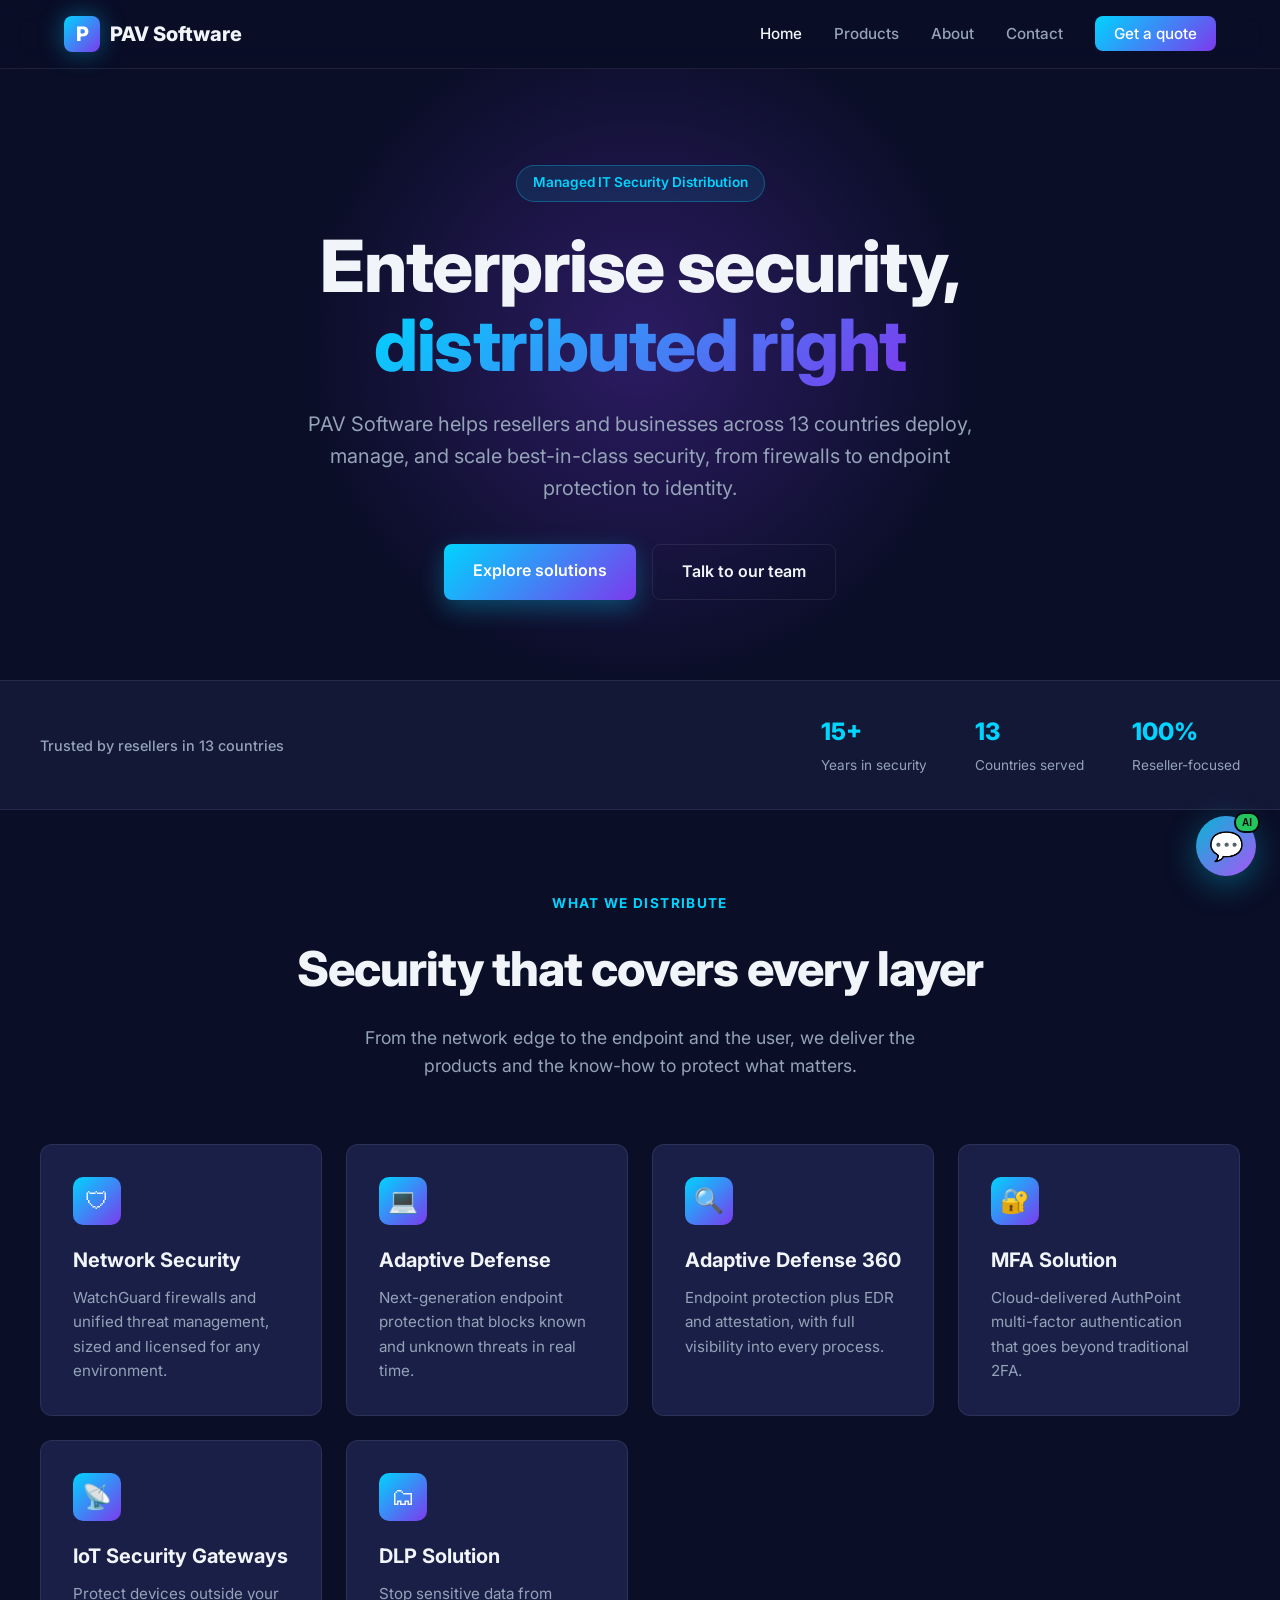
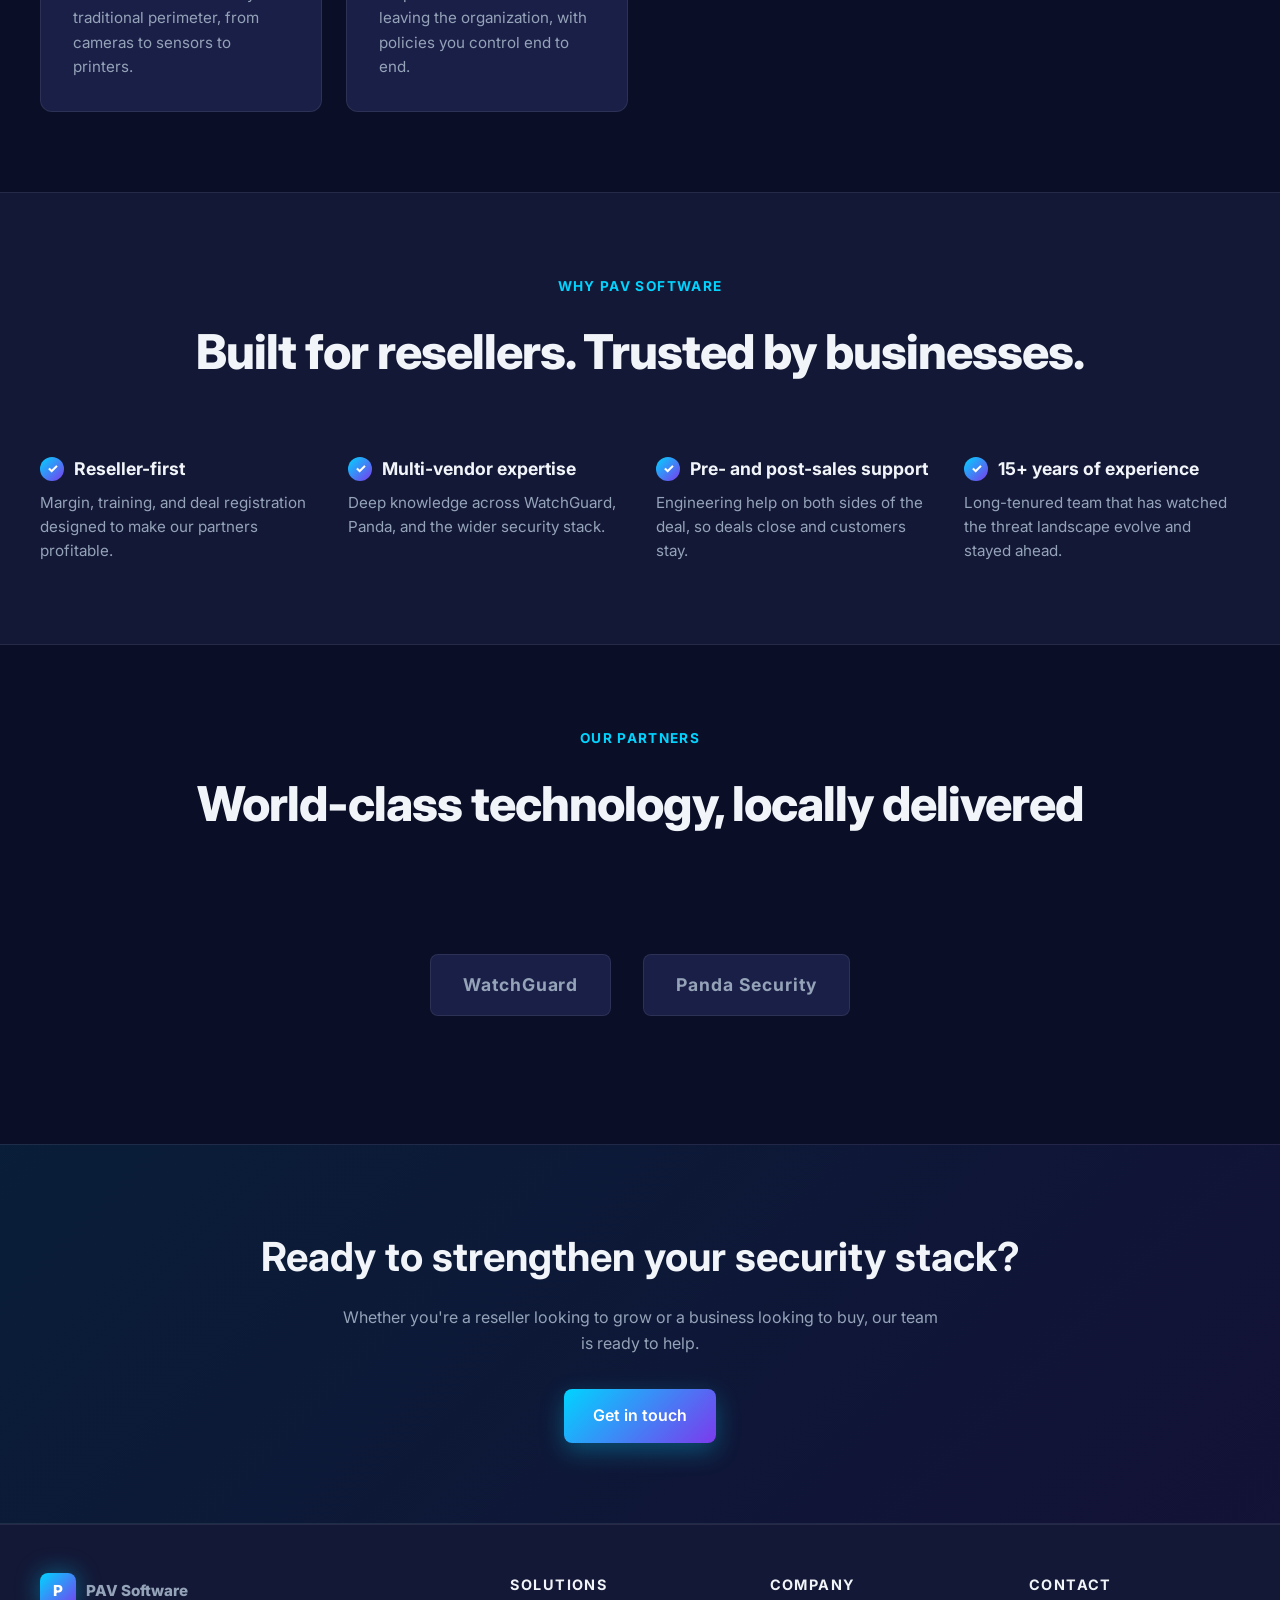
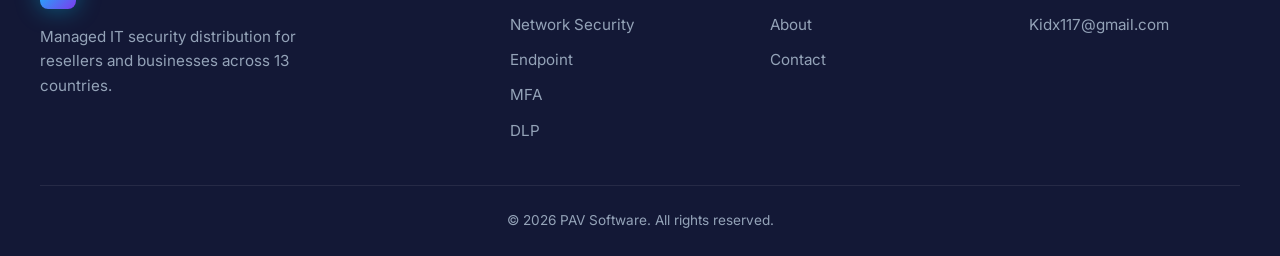
<file: index.html>
<!DOCTYPE html><html lang="en"><head><meta charset="UTF-8"><meta name="viewport" content="width=device-width,initial-scale=1.0"><title>PAV Software - Enterprise Security Distribution</title><meta name="description" content="PAV Software is a managed IT security distributor helping resellers deliver world-class protection to businesses across 13 countries."><link rel="preconnect" href="https://fonts.googleapis.com"><link rel="preconnect" href="https://fonts.gstatic.com" crossorigin><link href="https://fonts.googleapis.com/css2?family=Inter:wght@400;500;600;700;800&display=swap" rel="stylesheet"><link rel="stylesheet" href="assets/style.css"></head><body><nav class="nav"><div class="nav-inner"><a href="index.html" class="brand"><span class="brand-mark">P</span><span>PAV Software</span></a><button class="nav-toggle" aria-label="Toggle menu">☰</button><ul class="nav-links"><li><a href="index.html" class="active">Home</a></li><li><a href="products.html">Products</a></li><li><a href="about.html">About</a></li><li><a href="contact.html">Contact</a></li><li><a href="contact.html" class="nav-cta">Get a quote</a></li></ul></div></nav><header class="hero"><div class="hero-content"><span class="hero-eyebrow">Managed IT Security Distribution</span><h1>Enterprise security, <span class="grad">distributed right</span></h1><p>PAV Software helps resellers and businesses across 13 countries deploy, manage, and scale best-in-class security, from firewalls to endpoint protection to identity.</p><div class="hero-cta"><a href="products.html" class="btn btn-primary">Explore solutions</a><a href="contact.html" class="btn btn-secondary">Talk to our team</a></div></div></header><section class="trust"><div class="trust-inner"><span class="trust-label">Trusted by resellers in 13 countries</span><div class="trust-stats"><div class="trust-stat"><strong>15+</strong><span>Years in security</span></div><div class="trust-stat"><strong>13</strong><span>Countries served</span></div><div class="trust-stat"><strong>100%</strong><span>Reseller-focused</span></div></div></div></section><section class="section"><div class="section-inner"><div class="section-head"><span class="section-eyebrow">What we distribute</span><h2>Security that covers every layer</h2><p class="section-sub">From the network edge to the endpoint and the user, we deliver the products and the know-how to protect what matters.</p></div><div class="grid"><div class="card"><div class="card-icon">🛡</div><h3>Network Security</h3><p>WatchGuard firewalls and unified threat management, sized and licensed for any environment.</p></div><div class="card"><div class="card-icon">💻</div><h3>Adaptive Defense</h3><p>Next-generation endpoint protection that blocks known and unknown threats in real time.</p></div><div class="card"><div class="card-icon">🔍</div><h3>Adaptive Defense 360</h3><p>Endpoint protection plus EDR and attestation, with full visibility into every process.</p></div><div class="card"><div class="card-icon">🔐</div><h3>MFA Solution</h3><p>Cloud-delivered AuthPoint multi-factor authentication that goes beyond traditional 2FA.</p></div><div class="card"><div class="card-icon">📡</div><h3>IoT Security Gateways</h3><p>Protect devices outside your traditional perimeter, from cameras to sensors to printers.</p></div><div class="card"><div class="card-icon">🗂</div><h3>DLP Solution</h3><p>Stop sensitive data from leaving the organization, with policies you control end to end.</p></div></div></div></section><section class="section why"><div class="section-inner"><div class="section-head"><span class="section-eyebrow">Why PAV Software</span><h2>Built for resellers. Trusted by businesses.</h2></div><div class="why-list"><div class="why-item"><h4><span class="check">✓</span> Reseller-first</h4><p>Margin, training, and deal registration designed to make our partners profitable.</p></div><div class="why-item"><h4><span class="check">✓</span> Multi-vendor expertise</h4><p>Deep knowledge across WatchGuard, Panda, and the wider security stack.</p></div><div class="why-item"><h4><span class="check">✓</span> Pre- and post-sales support</h4><p>Engineering help on both sides of the deal, so deals close and customers stay.</p></div><div class="why-item"><h4><span class="check">✓</span> 15+ years of experience</h4><p>Long-tenured team that has watched the threat landscape evolve and stayed ahead.</p></div></div></div></section><section class="section"><div class="section-inner"><div class="section-head"><span class="section-eyebrow">Our partners</span><h2>World-class technology, locally delivered</h2></div><div class="partners"><div class="partner">WatchGuard</div><div class="partner">Panda Security</div></div></div></section><section class="cta-banner"><h2>Ready to strengthen your security stack?</h2><p>Whether you're a reseller looking to grow or a business looking to buy, our team is ready to help.</p><a href="contact.html" class="btn btn-primary">Get in touch</a></section><footer class="footer"><div class="footer-inner"><div class="footer-brand"><a href="index.html" class="brand"><span class="brand-mark">P</span><span>PAV Software</span></a><p>Managed IT security distribution for resellers and businesses across 13 countries.</p></div><div><h4>Solutions</h4><ul><li><a href="products.html#network">Network Security</a></li><li><a href="products.html#endpoint">Endpoint</a></li><li><a href="products.html#mfa">MFA</a></li><li><a href="products.html#dlp">DLP</a></li></ul></div><div><h4>Company</h4><ul><li><a href="about.html">About</a></li><li><a href="contact.html">Contact</a></li></ul></div><div><h4>Contact</h4><ul><li><a href="mailto:Kidx117@gmail.com">Kidx117@gmail.com</a></li></ul></div></div><div class="footer-bottom">© 2026 PAV Software. All rights reserved.</div></footer><script src="assets/script.js"></script>
<script src="assets/chat.js"></script></body></html>
</file>
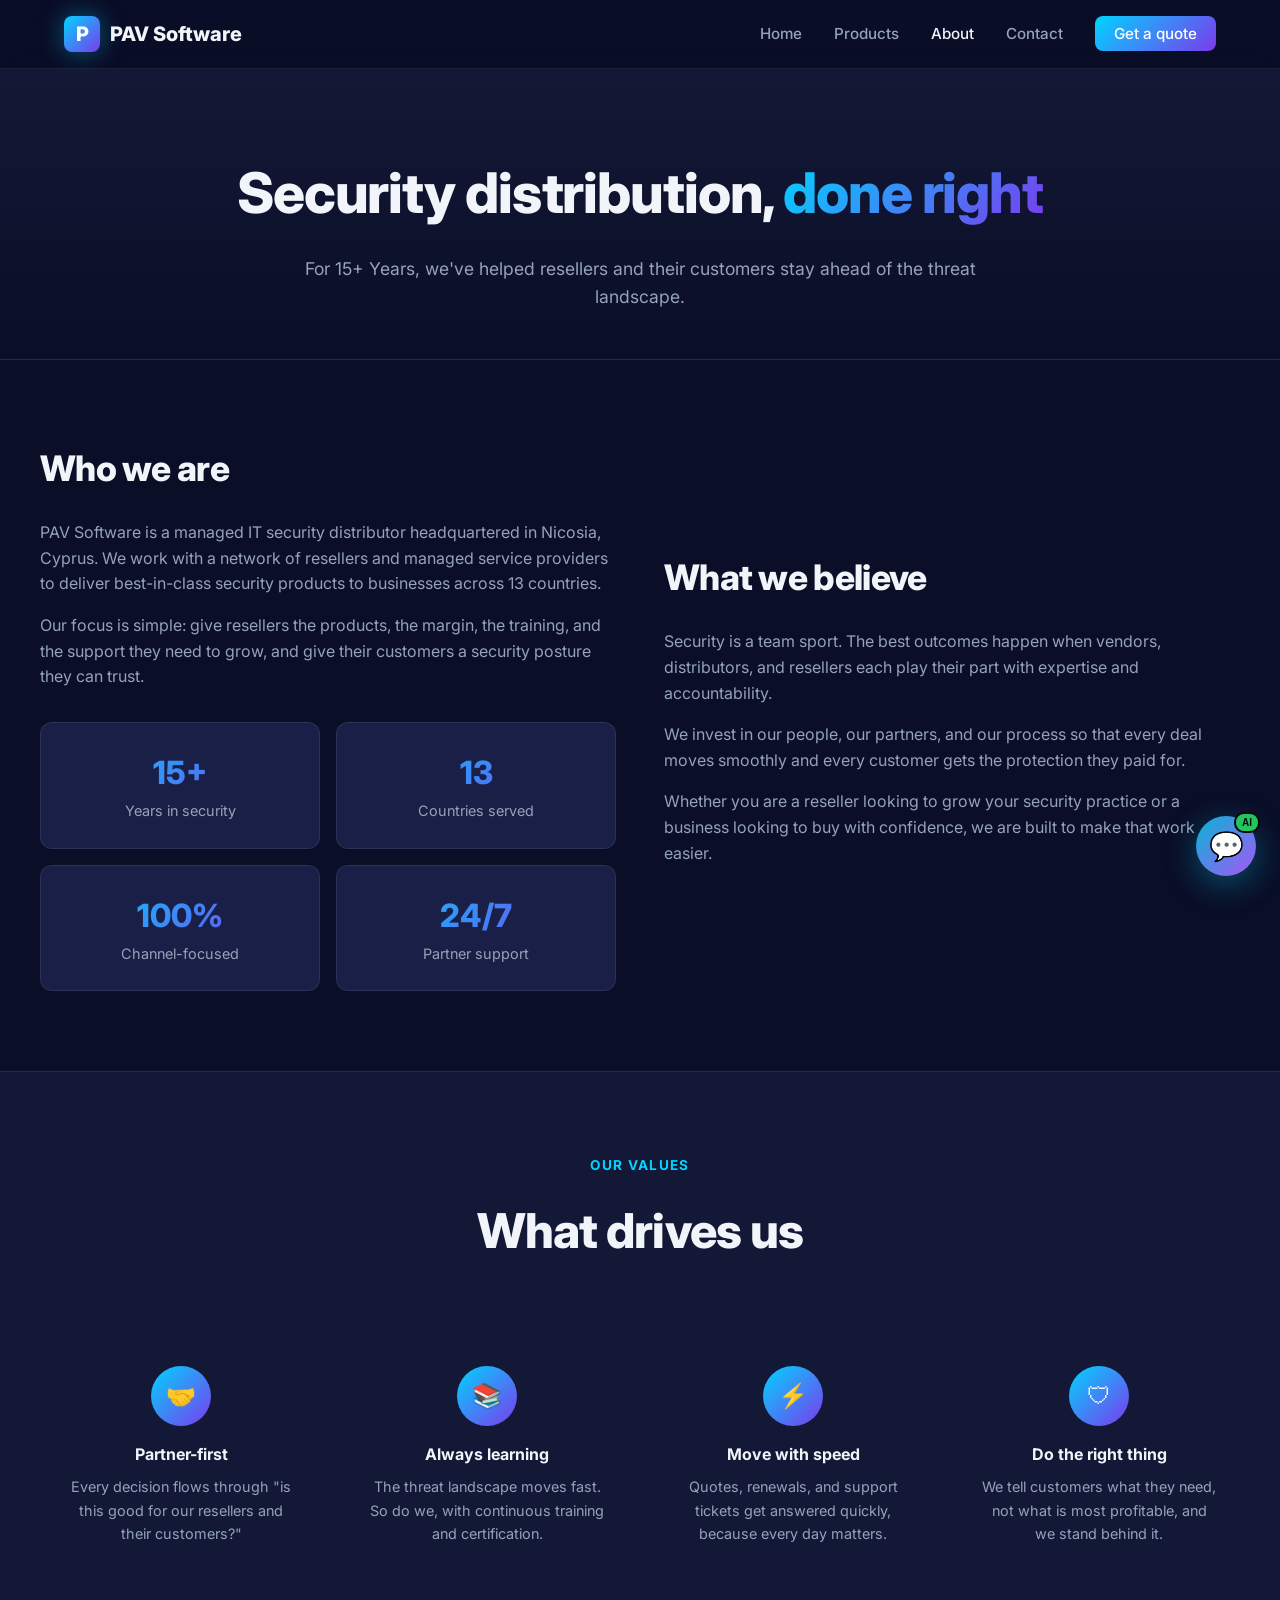
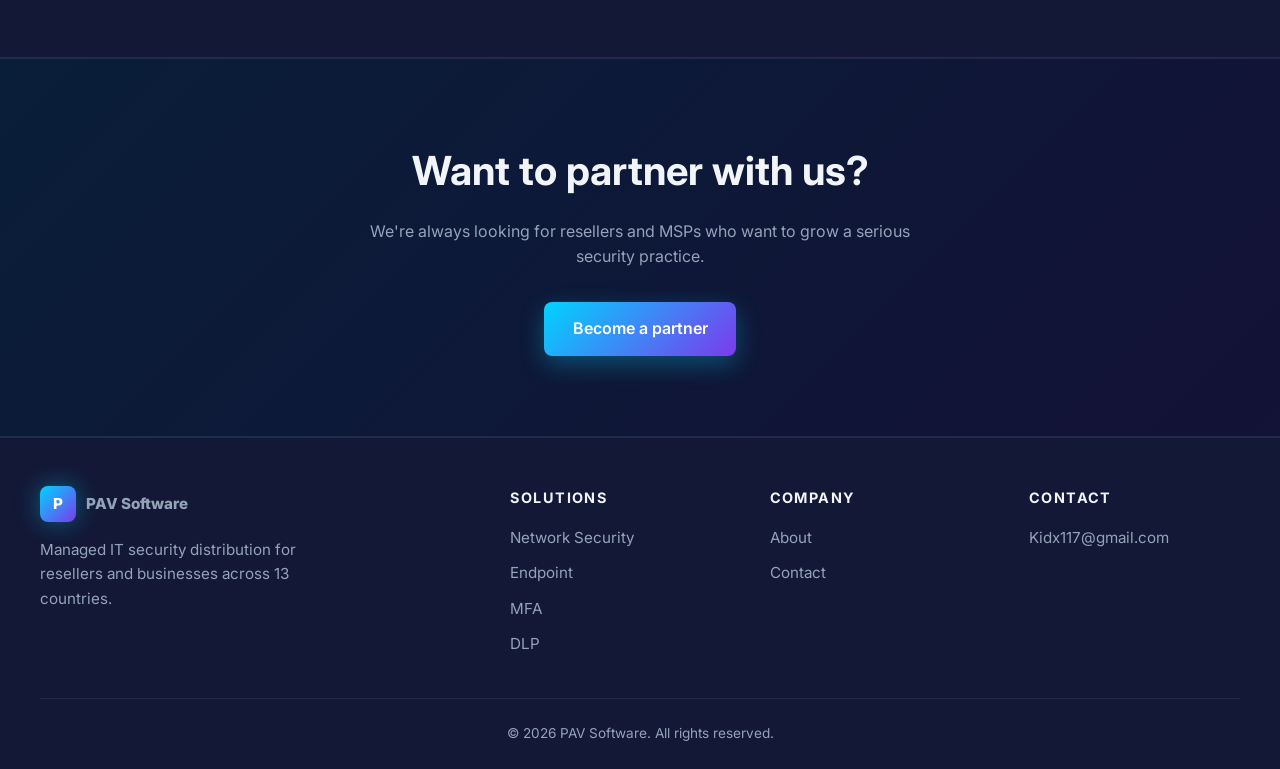
<file: about.html>
<!DOCTYPE html><html lang="en"><head><meta charset="UTF-8"><meta name="viewport" content="width=device-width,initial-scale=1.0"><title>About - PAV Software</title><meta name="description" content="PAV Software has spent 15+ years helping resellers across 13 countries deliver enterprise security."><link rel="preconnect" href="https://fonts.googleapis.com"><link rel="preconnect" href="https://fonts.gstatic.com" crossorigin><link href="https://fonts.googleapis.com/css2?family=Inter:wght@400;500;6007700;800&display=swap" rel="stylesheet"><link rel="stylesheet" href="assets/style.css"></head><body><nav class="nav"><div class="nav-inner"><a href="index.html" class="brand"><span class="brand-mark">P</span><span>PAV Software</span></a><button class="nav-toggle" aria-label="Toggle menu">☰</button><ul class="nav-links"><li><a href="index.html">Home</a></li><li><a href="products.html">Products</a></li><li><a href="about.html" class="active">About</a></li><li><a href="contact.html">Contact</a></li><li><a href="contact.html" class="nav-cta">Get a quote</a></ul></div></nav><header class="page-header"><h1>Security distribution, <span style="background:var(--gradient);-webkit-background-clip:text;-webkit-text-fill-color:transparent;background-clip:text">done right</span></h1><p>For 15+ Years, we've helped resellers and their customers stay ahead of the threat landscape.</p></header><section class="section"><div class="section-inner"><div class="about-grid"><div class="about-text"><h2>Who we are</h2><p>PAV Software is a managed IT security distributor headquartered in Nicosia, Cyprus. We work with a network of resellers and managed service providers to deliver best-in-class security products to businesses across 13 countries.</p><p>Our focus is simple: give resellers the products, the margin, the training, and the support they need to grow, and give their customers a security posture they can trust.</p><div class="about-stats"><div class="about-stat"><strong>15+</strong><span>Years in security</span></div><div class="about-stat"><strong>13</strong><span>Countries served</span></div><div class="about-stat"><strong>100%</strong><span>Channel-focused</span></div><div class="about-stat"><strong>24/7</strong><span>Partner support</span></div></div></div><div class="about-text"><h2>What we believe</h2><p>Security is a team sport. The best outcomes happen when vendors, distributors, and resellers each play their part with expertise and accountability.</p><p>We invest in our people, our partners, and our process so that every deal moves smoothly and every customer gets the protection they paid for.</p><p>Whether you are a reseller looking to grow your security practice or a business looking to buy with confidence, we are built to make that work easier.</p></div></div></div></section><section class="section why"><div class="section-inner"><div class="section-head"><span class="section-eyebrow">Our values</span><h2>What drives us</h2></div><div class="values-grid"><div class="value"><div class="value-icon">🤝</div><h4>Partner-first</h4><p>Every decision flows through "is this good for our resellers and their customers?"</p></div><div class="value"><div class="value-icon">📚</div><h4>Always learning</h4><p>The threat landscape moves fast. So do we, with continuous training and certification.</p></div><div class="value"><div class="value-icon">⚡</div><h4>Move with speed</h4><p>Quotes, renewals, and support tickets get answered quickly, because every day matters.</p></div><div class="value"><div class="value-icon">🛡</div><h4>Do the right thing</h4><p>We tell customers what they need, not what is most profitable, and we stand behind it.</p></div></div></div></section><section class="cta-banner"><h2>Want to partner with us?</h2><p>We're always looking for resellers and MSPs who want to grow a serious security practice.</p><a href="contact.html" class="btn btn-primary">Become a partner</a></section><footer class="footer"><div class="footer-inner"><div class="footer-brand"><a href="index.html" class="brand"><span class="brand-mark">P</span><span>PAV Software</span></a><p>Managed IT security distribution for resellers and businesses across 13 countries.</p></div><div><h4>Solutions</h4><ul><li><a href="products.html#network">Network Security</a></li><li><a href="products.html#endpoint">Endpoint</a></li><li><a href="products.html#mfa">MFA</a></li><li><a href="products.html#dlp">DLP</a></ul></div><div><h4>Company</h4><ul><li><a href="about.html">About</a></li><li><a href="contact.html">Contact</a></li></ul></div><div><h4>Contact</h4><ul><li><a href="mailto:Kidx117@gmail.com">Kidx117@gmail.com</a></li></ul></div></div><div class="footer-bottom">© 2026 PAV Software. All rights reserved.</div></footer><script src="assets/script.js"></script>
<script src="assets/chat.js"></script></body></html>
</file>
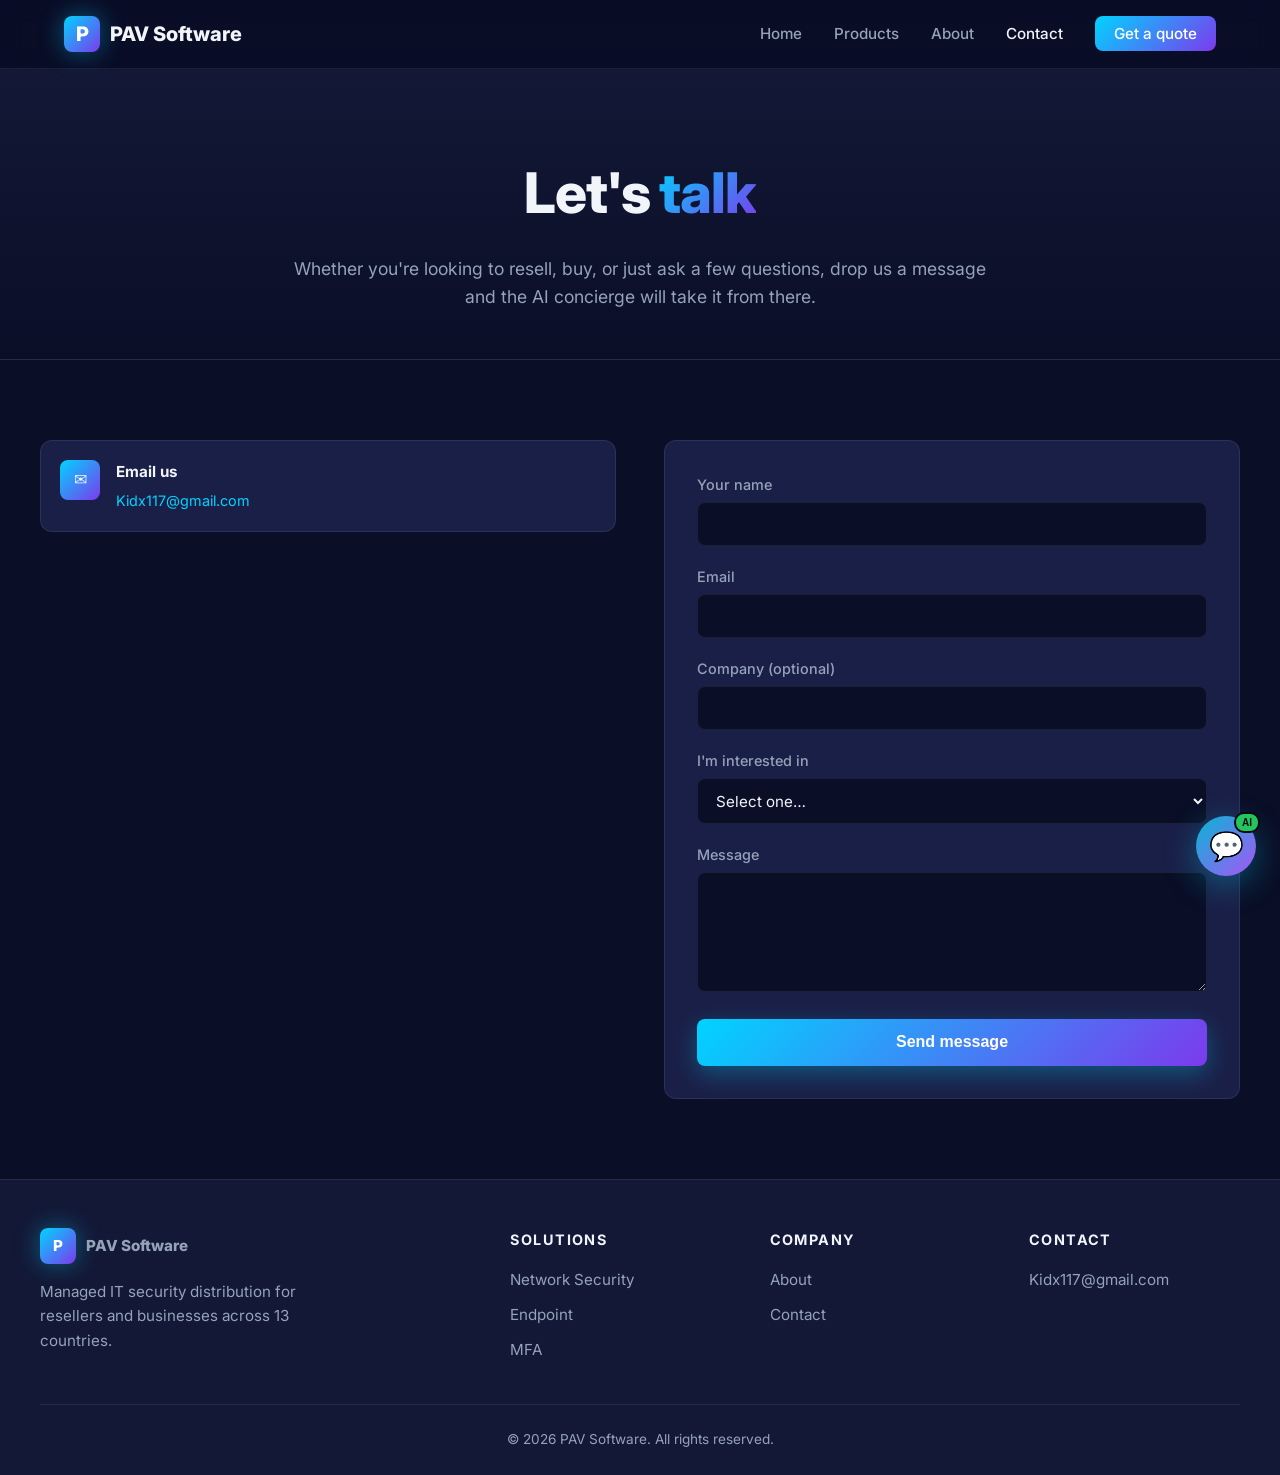
<file: contact.html>
<!DOCTYPE html><html lang="en"><head><meta charset="UTF-8"><meta name="viewport" content="width=device-width,initial-scale=1.0"><title>Contact - PAV Software</title><meta name="description" content="Get in touch with PAV Software. Send us a message and the AI concierge will reply within the day."><link rel="preconnect" href="https://fonts.googleapis.com"><link rel="preconnect" href="https://fonts.gstatic.com" crossorigin><link href="https://fonts.googleapis.com/css2?family=Inter:wght@400;500;600;700;800&display=swap" rel="stylesheet"><link rel="stylesheet" href="assets/style.css"></head><body><nav class="nav"><div class="nav-inner"><a href="index.html" class="brand"><span class="brand-mark">P</span><span>PAV Software</span></a><button class="nav-toggle" aria-label="Toggle menu">☰</button><ul class="nav-links"><li><a href="index.html">Home</a></li><li><a href="products.html">Products</a></li><li><a href="about.html">About</a></li><li><a href="contact.html" class="active">Contact</a></li><li><a href="contact.html" class="nav-cta">Get a quote</a></ul></div></nav><header class="page-header"><h1>Let's <span style="background:var(--gradient);-webkit-background-clip:text;-webkit-text-fill-color:transparent;background-clip:text">talk</span></h1><p>Whether you're looking to resell, buy, or just ask a few questions, drop us a message and the AI concierge will take it from there.</p></header><section class="section"><div class="section-inner"><div class="contact-grid"><div class="contact-info"><div class="contact-item"><div class="contact-icon">✉</div><div><h4>Email us</h4><p><a href="mailto:Kidx117@gmail.com">Kidx117@gmail.com</a></p></div></div></div><form class="contact-form" id="contact-form"><div class="form-group"><label for="name">Your name</label><input id="name" name="name" type="text" required></div><div class="form-group"><label for="email">Email</label><input id="email" name="email" type="email" required></div><div class="form-group"><label for="company">Company (optional)</label><input id="company" name="company" type="text"></div><div class="form-group"><label for="interest">I'm interested in</label><select id="interest" name="interest" required><option value="">Select one…</option><option>Becoming a reseller</option><option>Buying as a business</option><option>Network Security</option><option>Endpoint Protection</option><option>MFA</option><option>DLP</option><option>IoT Security</option><option>Something else</option></select></div><div class="form-group"><label for="message">Message</label><textarea id="message" name="message" required></textarea></div><button type="submit" class="btn btn-primary form-submit">Send message</button></form></div></div></section><footer class="footer"><div class="footer-inner"><div class="footer-brand"><a href="index.html" class="brand"><span class="brand-mark">P</span><span>PAV Software</span></a><p>Managed IT security distribution for resellers and businesses across 13 countries.</p></div><div><h4>Solutions</h4><ul><li><a href="products.html#network">Network Security</a></li><li><a href="products.html#endpoint">Endpoint</a></li><li><a href="products.html#mfa">MFA</a></ul></div><div><h4>Company</h4><ul><li><a href="about.html">About</a></li><li><a href="contact.html">Contact</a></li></ul></div><div><h4>Contact</h4><ul><li><a href="mailto:Kidx117@gmail.com">Kidx117@gmail.com</a></li></ul></div></div><div class="footer-bottom">© 2026 PAV Software. All rights reserved.</div></footer><script src="assets/script.js"></script>
<script>
(function() {
  const WEBHOOK_URL = 'https://cloud.activepieces.com/api/v1/webhooks/6fqQauWsmV8902ncbqA6G/sync';
  const form = document.getElementById('contact-form');
  if (!form) return;
  form.addEventListener('submit', async function(e) {
    e.preventDefault();
    const btn = form.querySelector('button[type="submit"]');
    const data = {
      name: form.name.value.trim(),
      email: form.email.value.trim(),
      company: form.company.value.trim(),
      interest: form.interest.value,
      message: form.message.value.trim()
    };
    if (!data.name || !data.email || !data.message) return;
    const original = btn ? btn.textContent : '';
    if (btn) { btn.disabled = true; btn.textContent = 'Sending…'; }
    try {
      const res = await fetch(WEBHOOK_URL, {
        method: 'POST',
        headers: { 'Content-Type': 'application/json' },
        body: JSON.stringify({
          source: 'contact_form',
          message: data.message,
          contact: { name: data.name, email: data.email, company: data.company },
          interest: data.interest,
          page: 'contact.html'
        })
      });
      const payload = await res.json().catch(() => ({}));
      const reply = (payload && payload.reply) || 'Thanks! The PAV team has received your message and will follow up within one business day. For anything urgent, email Kidx117@gmail.com or call +357 22 441514.';
      form.innerHTML = '<div style="padding:32px;background:#0f1019;border:1px solid #1f2030;border-radius:16px;color:#e5e7eb"><h3 style="margin:0 0 12px;font-size:20px;color:#fff">Message sent</h3><p style="margin:0;line-height:1.6;color:#9ca3af">' + reply.replace(/</g, '&lt;') + '</p><p style="margin:16px 0 0;font-size:13px;color:#6b7280">You can also chat with the AI concierge in the bottom-right corner any time.</p></div>';
    } catch (err) {
      if (btn) { btn.disabled = false; btn.textContent = original; }
      alert('Could not send right now. Please email Kidx117@gmail.com or call +357 22 441514.');
    }
  });
})();
</script>
<script src="assets/chat.js"></script></body></html>
</file>
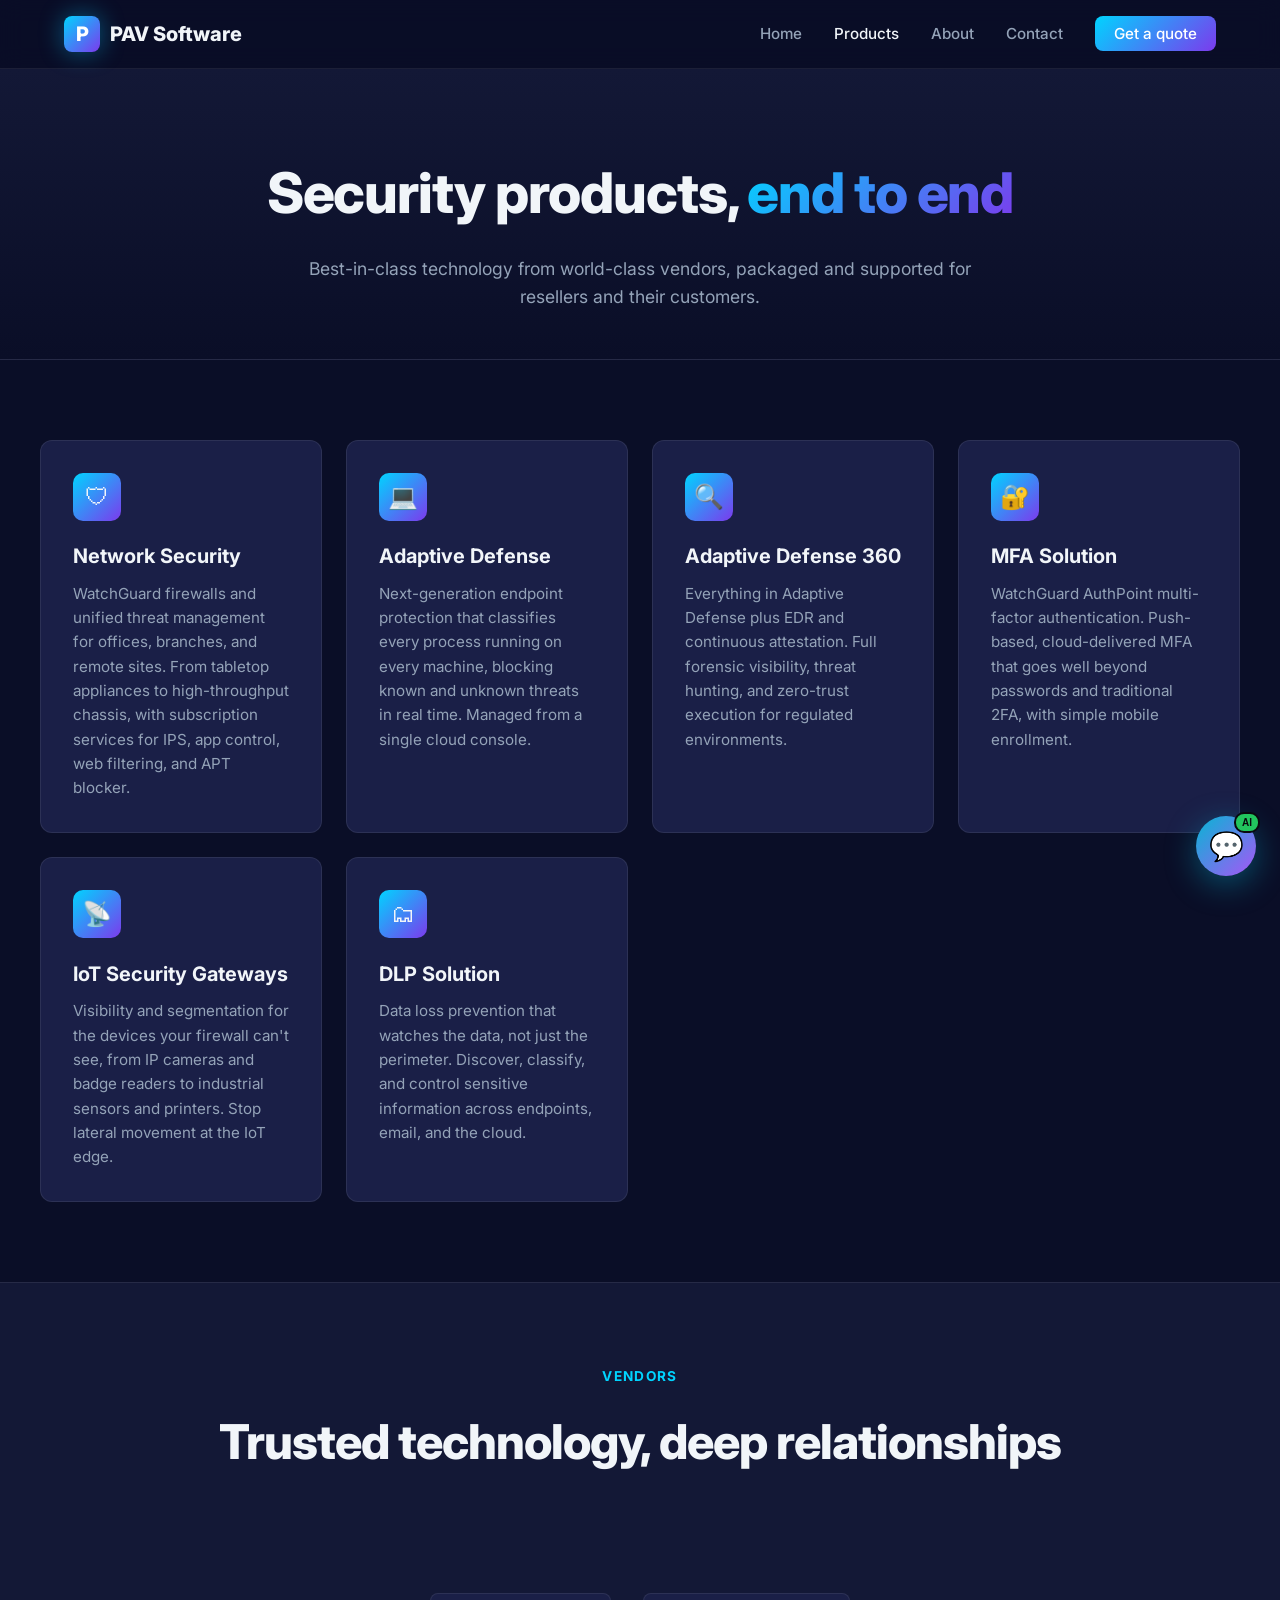
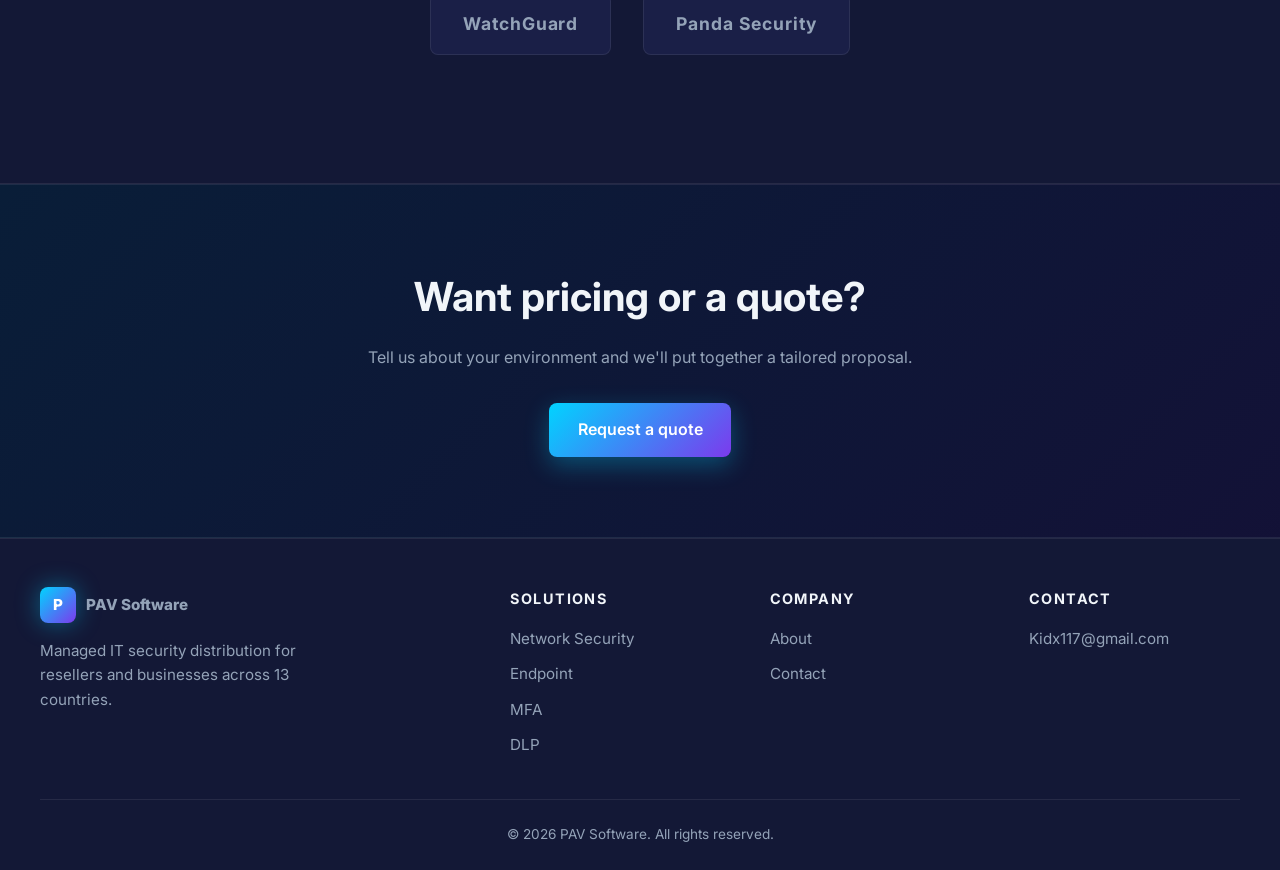
<file: products.html>
<!DOCTYPE html><html lang="en"><head><meta charset="UTF-8"><meta name="viewport" content="width=device-width,initial-scale=1.0"><title>Products - PAV Software</title><meta name="description" content="Network security, endpoint protection, MFA, DLP, and IoT security distributed by PAV Software."><link rel="preconnect" href="https://fonts.googleapis.com"><link rel="preconnect" href="https://fonts.gstatic.com" crossorigin><link href="https://fonts.googleapis.com/css2?family=Inter:wght@400;500;600;700;800&display=swap" rel="stylesheet"><link rel="stylesheet" href="assets/style.css"></head><body><nav class="nav"><div class="nav-inner"><a href="index.html" class="brand"><span class="brand-mark">P</span><span>PAV Software</span></a><button class="nav-toggle" aria-label="Toggle menu">☰</button><ul class="nav-links"><li><a href="index.html">Home</a></li><li><a href="products.html" class="active">Products</a></li><li><a href="about.html">About</a></li><li><a href="contact.html">Contact</a></li><li><a href="contact.html" class="nav-cta">Get a quote</a></li></ul></div></nav><header class="page-header"><h1>Security products, <span style="background:var(--gradient);-webkit-background-clip:text;-webkit-text-fill-color:transparent;background-clip:text">end to end</span></h1><p>Best-in-class technology from world-class vendors, packaged and supported for resellers and their customers.</p></header><section class="section"><div class="section-inner"><div class="grid"><div class="card" id="network"><div class="card-icon">🛡</div><h3>Network Security</h3><p>WatchGuard firewalls and unified threat management for offices, branches, and remote sites. From tabletop appliances to high-throughput chassis, with subscription services for IPS, app control, web filtering, and APT blocker.</p></div><div class="card" id="endpoint"><div class="card-icon">💻</div><h3>Adaptive Defense</h3><p>Next-generation endpoint protection that classifies every process running on every machine, blocking known and unknown threats in real time. Managed from a single cloud console.</p></div><div class="card"><div class="card-icon">🔍</div><h3>Adaptive Defense 360</h3><p>Everything in Adaptive Defense plus EDR and continuous attestation. Full forensic visibility, threat hunting, and zero-trust execution for regulated environments.</p></div><div class="card" id="mfa"><div class="card-icon">🔐</div><h3>MFA Solution</h3><p>WatchGuard AuthPoint multi-factor authentication. Push-based, cloud-delivered MFA that goes well beyond passwords and traditional 2FA, with simple mobile enrollment.</p></div><div class="card"><div class="card-icon">📡</div><h3>IoT Security Gateways</h3><p>Visibility and segmentation for the devices your firewall can't see, from IP cameras and badge readers to industrial sensors and printers. Stop lateral movement at the IoT edge.</p></div><div class="card" id="dlp"><div class="card-icon">🗂</div><h3>DLP Solution</h3><p>Data loss prevention that watches the data, not just the perimeter. Discover, classify, and control sensitive information across endpoints, email, and the cloud.</p></div></div></div></section><section class="section why"><div class="section-inner"><div class="section-head"><span class="section-eyebrow">Vendors</span><h2>Trusted technology, deep relationships</h2></div><div class="partners"><div class="partner">WatchGuard</div><div class="partner">Panda Security</div></div></div></section><section class="cta-banner"><h2>Want pricing or a quote?</h2><p>Tell us about your environment and we'll put together a tailored proposal.</p><a href="contact.html" class="btn btn-primary">Request a quote</a></section><footer class="footer"><div class="footer-inner"><div class="footer-brand"><a href="index.html" class="brand"><span class="brand-mark">P</span><span>PAV Software</span></a><p>Managed IT security distribution for resellers and businesses across 13 countries.</p></div><div><h4>Solutions</h4><ul><li><a href="products.html#network">Network Security</a></li><li><a href="products.html#endpoint">Endpoint</a></li><li><a href="products.html#mfa">MFA</a></li><li><a href="products.html#dlp">DLP</a></li></ul></div><div><h4>Company</h4><ul><li><a href="about.html">About</a></li><li><a href="contact.html">Contact</a></li></ul></div><div><h4>Contact</h4><ul><li><a href="mailto:Kidx117@gmail.com">Kidx117@gmail.com</a></li></ul></div></div><div class="footer-bottom">© 2026 PAV Software. All rights reserved.</div></footer><script src="assets/script.js"></script>
<script src="assets/chat.js"></script></body></html>
</file>
<file: assets/style.css>
:root{--bg:#0a0e27;--bg2:#131836;--surface:#1a1f47;--primary:#00d4ff;--secondary:#7c3aed;--accent:#ff3d8a;--text:#f1f5f9;--muted:#94a3b8;--border:rgba(255,255,255,.08);--gradient:linear-gradient(135deg,#00d4ff 0%,#7c3aed 100%);--radius:12px}*{box-sizing:border-box;margin:0;padding:0}html{scroll-behavior:smooth}body{font-family:Inter,-apple-system,BlinkMacSystemFont,sans-serif;background:var(--bg);color:var(--text);line-height:1.6;overflow-x:hidden}a{color:var(--primary);text-decoration:none;transition:color .2s}a:hover{color:var(--secondary)}.nav{position:sticky;top:0;z-index:100;background:rgba(10,14,39,.85);backdrop-filter:blur(12px);border-bottom:1px solid var(--border)}.nav-inner{max-width:1200px;margin:0 auto;padding:1rem 1.5rem;display:flex;align-items:center;justify-content:space-between}.brand{display:flex;align-items:center;gap:.6rem;font-weight:800;font-size:1.25rem;color:var(--text)}.brand-mark{width:36px;height:36px;background:var(--gradient);border-radius:8px;display:grid;place-items:center;font-weight:800;color:#fff;box-shadow:0 0 24px rgba(0,212,255,.4)}.nav-links{display:flex;gap:2rem;align-items:center;list-style:none}.nav-links a{color:var(--muted);font-weight:500;font-size:.95rem;transition:color .2s}.nav-links a:hover,.nav-links a.active{color:var(--text)}.nav-cta{background:var(--gradient);color:#fff!important;padding:.5rem 1.2rem;border-radius:8px;font-weight:600}.nav-toggle{display:none;background:none;border:none;color:var(--text);font-size:1.5rem;cursor:pointer}.hero{position:relative;padding:6rem 1.5rem 5rem;text-align:center;overflow:hidden}.hero::before{content:'';position:absolute;top:-20%;left:50%;transform:translateX(-50%);width:800px;height:800px;background:radial-gradient(circle,rgba(124,58,237,.3) 0%,transparent 60%);z-index:0}.hero-content{position:relative;z-index:1;max-width:900px;margin:0 auto}.hero-eyebrow{display:inline-block;padding:.4rem 1rem;background:rgba(0,212,255,.1);border:1px solid rgba(0,212,255,.3);border-radius:999px;font-size:.85rem;font-weight:600;color:var(--primary);margin-bottom:1.5rem}.hero h1{font-size:clamp(2.5rem,6vw,4.5rem);font-weight:800;line-height:1.1;letter-spacing:-.02em;margin-bottom:1.5rem}.hero h1 .grad{background:var(--gradient);-webkit-background-clip:text;-webkit-text-fill-color:transparent;background-clip:text}.hero p{font-size:1.25rem;color:var(--muted);max-width:700px;margin:0 auto 2.5rem}.hero-cta{display:flex;gap:1rem;justify-content:center;flex-wrap:wrap}.btn{display:inline-block;padding:.9rem 1.8rem;border-radius:8px;font-weight:600;font-size:1rem;transition:transform .2s,box-shadow .2s;cursor:pointer;border:none}.btn-primary{background:var(--gradient);color:#fff;box-shadow:0 8px 24px rgba(0,212,255,.3)}.btn-primary:hover{transform:translateY(-2px);color:#fff}.btn-secondary{background:0 0;color:var(--text);border:1px solid var(--border)}.btn-secondary:hover{background:var(--surface);color:var(--text)}.trust{padding:2rem 1.5rem;border-top:1px solid var(--border);border-bottom:1px solid var(--border);background:var(--bg2)}.trust-inner{max-width:1200px;margin:0 auto;display:flex;justify-content:space-between;align-items:center;flex-wrap:wrap;gap:1.5rem}.trust-label{color:var(--muted);font-size:.9rem;font-weight:500}.trust-stats{display:flex;gap:3rem;flex-wrap:wrap}.trust-stat strong{color:var(--primary);font-size:1.5rem;font-weight:800;display:block}.trust-stat span{color:var(--muted);font-size:.85rem}.section{padding:5rem 1.5rem}.section-inner{max-width:1200px;margin:0 auto}.section-head{text-align:center;margin-bottom:4rem}.section-eyebrow{display:inline-block;font-size:.85rem;font-weight:700;color:var(--primary);text-transform:uppercase;letter-spacing:.1em;margin-bottom:1rem}.section h2{font-size:clamp(2rem,4vw,3rem);font-weight:800;letter-spacing:-.02em;margin-bottom:1rem}.section-sub{font-size:1.1rem;color:var(--muted);max-width:600px;margin:0 auto}.grid{display:grid;grid-template-columns:repeat(auto-fit,minmax(280px,1fr));gap:1.5rem}.card{background:var(--surface);border:1px solid var(--border);border-radius:var(--radius);padding:2rem;transition:transform .2s,border-color .2s}.card:hover{transform:translateY(-4px);border-color:rgba(0,212,255,.3)}.card-icon{width:48px;height:48px;background:var(--gradient);border-radius:10px;display:grid;place-items:center;font-size:1.5rem;margin-bottom:1.2rem}.card h3{font-size:1.25rem;margin-bottom:.6rem}.card p{color:var(--muted);font-size:.95rem}.why{background:var(--bg2);border-top:1px solid var(--border);border-bottom:1px solid var(--border)}.why-list{display:grid;grid-template-columns:repeat(auto-fit,minmax(220px,1fr));gap:2rem}.why-item h4{font-size:1.1rem;margin-bottom:.5rem;display:flex;align-items:center;gap:.6rem}.why-item .check{width:24px;height:24px;background:var(--gradient);border-radius:50%;display:inline-grid;place-items:center;color:#fff;font-size:.8rem;font-weight:800;flex-shrink:0}.why-item p{color:var(--muted);font-size:.95rem}.partners{display:flex;gap:2rem;justify-content:center;align-items:center;flex-wrap:wrap;padding:3rem 0}.partner{padding:1rem 2rem;background:var(--surface);border:1px solid var(--border);border-radius:8px;font-weight:700;font-size:1.1rem;color:var(--muted);letter-spacing:.05em}.cta-banner{padding:5rem 1.5rem;text-align:center;background:linear-gradient(135deg,rgba(0,212,255,.08),rgba(124,58,237,.08));border-top:1px solid var(--border);border-bottom:1px solid var(--border)}.cta-banner h2{font-size:clamp(1.8rem,4vw,2.5rem);margin-bottom:1rem}.cta-banner p{color:var(--muted);max-width:600px;margin:0 auto 2rem}.footer{background:var(--bg2);border-top:1px solid var(--border);padding:3rem 1.5rem 1.5rem}.footer-inner{max-width:1200px;margin:0 auto;display:grid;grid-template-columns:2fr 1fr 1fr 1fr;gap:3rem;margin-bottom:2rem}.footer-brand p{color:var(--muted);margin-top:1rem;max-width:300px;font-size:.95rem}.footer h4{font-size:.9rem;text-transform:uppercase;letter-spacing:.1em;margin-bottom:1rem;color:var(--text)}.footer ul{list-style:none}.footer li{margin-bottom:.6rem}.footer a{color:var(--muted);font-size:.95rem}.footer a:hover{color:var(--primary)}.footer-bottom{max-width:1200px;margin:0 auto;padding-top:1.5rem;border-top:1px solid var(--border);text-align:center;color:var(--muted);font-size:.85rem}.page-header{padding:5rem 1.5rem 3rem;text-align:center;background:linear-gradient(180deg,var(--bg2) 0%,var(--bg) 100%);border-bottom:1px solid var(--border)}.page-header h1{font-size:clamp(2.2rem,5vw,3.5rem);font-weight:800;letter-spacing:-.02em;margin-bottom:1rem}.page-header p{color:var(--muted);max-width:700px;margin:0 auto;font-size:1.1rem}.contact-grid{display:grid;grid-template-columns:1fr 1fr;gap:3rem;align-items:start}.contact-info{display:flex;flex-direction:column;gap:1.5rem}.contact-item{display:flex;gap:1rem;align-items:flex-start;padding:1.2rem;background:var(--surface);border:1px solid var(--border);border-radius:var(--radius)}.contact-icon{width:40px;height:40px;background:var(--gradient);border-radius:8px;display:grid;place-items:center;flex-shrink:0}.contact-item h4{font-size:.95rem;margin-bottom:.3rem}.contact-item p{color:var(--muted);font-size:.9rem}.contact-form{background:var(--surface);border:1px solid var(--border);border-radius:var(--radius);padding:2rem}.form-group{margin-bottom:1.2rem}.form-group label{display:block;font-size:.9rem;font-weight:500;margin-bottom:.4rem;color:var(--muted)}.form-group input,.form-group textarea,.form-group select{width:100%;padding:.7rem .9rem;background:var(--bg);border:1px solid var(--border);border-radius:8px;color:var(--text);font-family:inherit;font-size:.95rem;transition:border-color .2s}.form-group input:focus,.form-group textarea:focus,.form-group select:focus{outline:0;border-color:var(--primary)}.form-group textarea{min-height:120px;resize:vertical}.form-submit{width:100%}.about-grid{display:grid;grid-template-columns:1fr 1fr;gap:3rem;align-items:center}.about-text h2{font-size:2.2rem;margin-bottom:1.5rem}.about-text p{color:var(--muted);margin-bottom:1rem}.about-stats{display:grid;grid-template-columns:1fr 1fr;gap:1rem;margin-top:2rem}.about-stat{padding:1.5rem;background:var(--surface);border:1px solid var(--border);border-radius:var(--radius);text-align:center}.about-stat strong{display:block;font-size:2rem;font-weight:800;background:var(--gradient);-webkit-background-clip:text;-webkit-text-fill-color:transparent;background-clip:text}.about-stat span{color:var(--muted);font-size:.9rem}.values-grid{display:grid;grid-template-columns:repeat(auto-fit,minmax(220px,1fr));gap:1.5rem}.value{text-align:center;padding:2rem 1.5rem}.value-icon{width:60px;height:60px;background:var(--gradient);border-radius:50%;display:grid;place-items:center;margin:0 auto 1rem;font-size:1.5rem}.value h4{margin-bottom:.5rem}.value p{color:var(--muted);font-size:.9rem}@media (max-width:768px){.nav-links{display:none;position:absolute;top:100%;left:0;right:0;background:var(--bg2);flex-direction:column;padding:1rem;gap:1rem;border-bottom:1px solid var(--border)}.nav-links.open{display:flex}.nav-toggle{display:block}.footer-inner{grid-template-columns:1fr 1fr}.contact-grid{grid-template-columns:1fr}.about-grid{grid-template-columns:1fr}}
</file>
